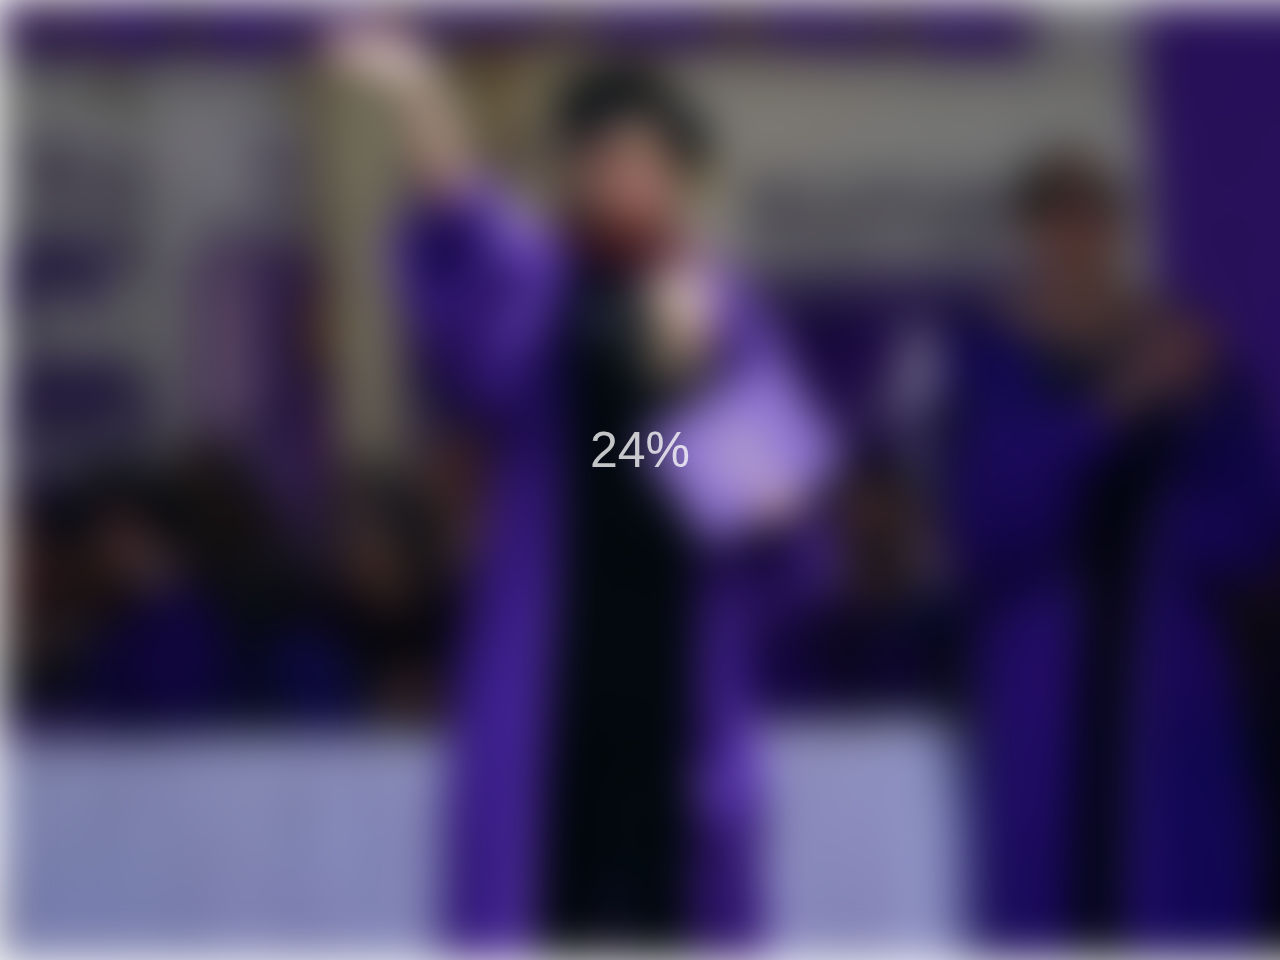
<file: blurry-image-loading/index.html>
<!DOCTYPE html>
<html lang="en">
<head>
    <meta charset="UTF-8">
    <meta http-equiv="X-UA-Compatible" content="IE=edge">
    <meta name="viewport" content="width=device-width, initial-scale=1.0">
    <title>Blurry Image Loading</title>
    <link rel="stylesheet" href="style.css"/>
</head>
<body>
    <section class="bg"></section>
    <div class="text">%0</div>
    <script src="script.js"></script>
</body>
</html>
</file>
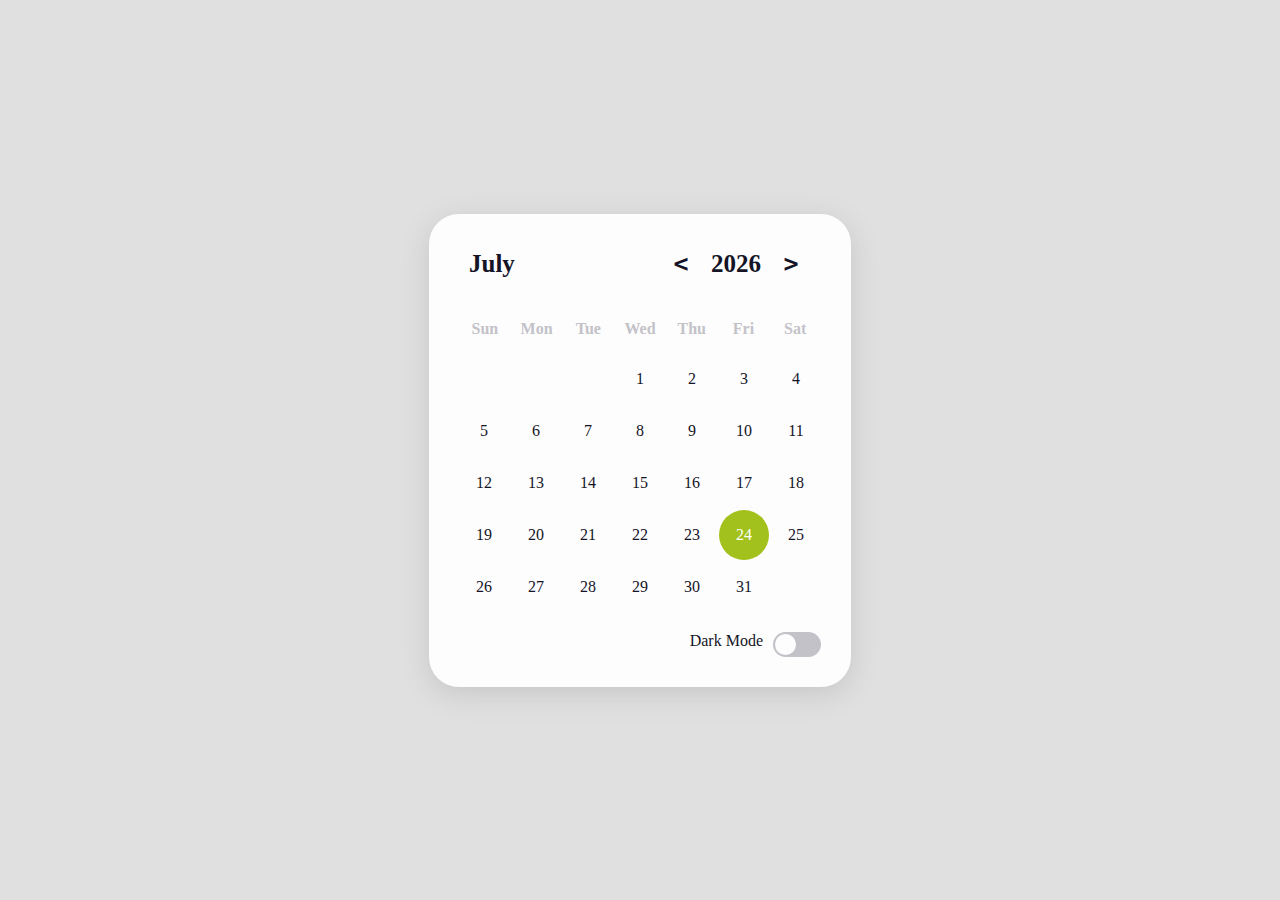
<file: calendar/index.html>
<!DOCTYPE html>
<html lang="en">
<head>
    <meta charset="UTF-8">
    <meta http-equiv="X-UA-Compatible" content="IE=edge">
    <meta name="viewport" content="width=device-width, initial-scale=1.0">
    <title>Calendar</title>
    <link rel="stylesheet" href="style.css"/>
</head>
<body class="light">
    <div class="calendar">
        <div class="calendar-header">
            <span class="month-picker" id="month-picker">
                February
            </span>
            <div class="year-picker">
                <span class="year-change" id="prev-year">
                    <pre><</pre>
                </span>
                <span id="year">2022</span>
                <span class="year-change" id="next-year">
                    <pre>></pre>
                </span>
            </div>
        </div>

        <div class="calendar-body">
            <div class="calendar-week-day">
                <div>Sun</div>
                <div>Mon</div>
                <div>Tue</div>
                <div>Wed</div>
                <div>Thu</div>
                <div>Fri</div>
                <div>Sat</div>
            </div>
            <div class="calendar-days"></div>
        </div>

        <div class="calendar-footer">
            <div class="toggle">
                <span>Dark Mode</span>
                <div class="dark-mode-switch">
                    <div class="dark-mode-switch-ident"></div>
                </div>
            </div>
        </div>
        <div class="month-list"></div>
    </div>
    
    <script src="script.js"></script>
</body>
</html>
</file>
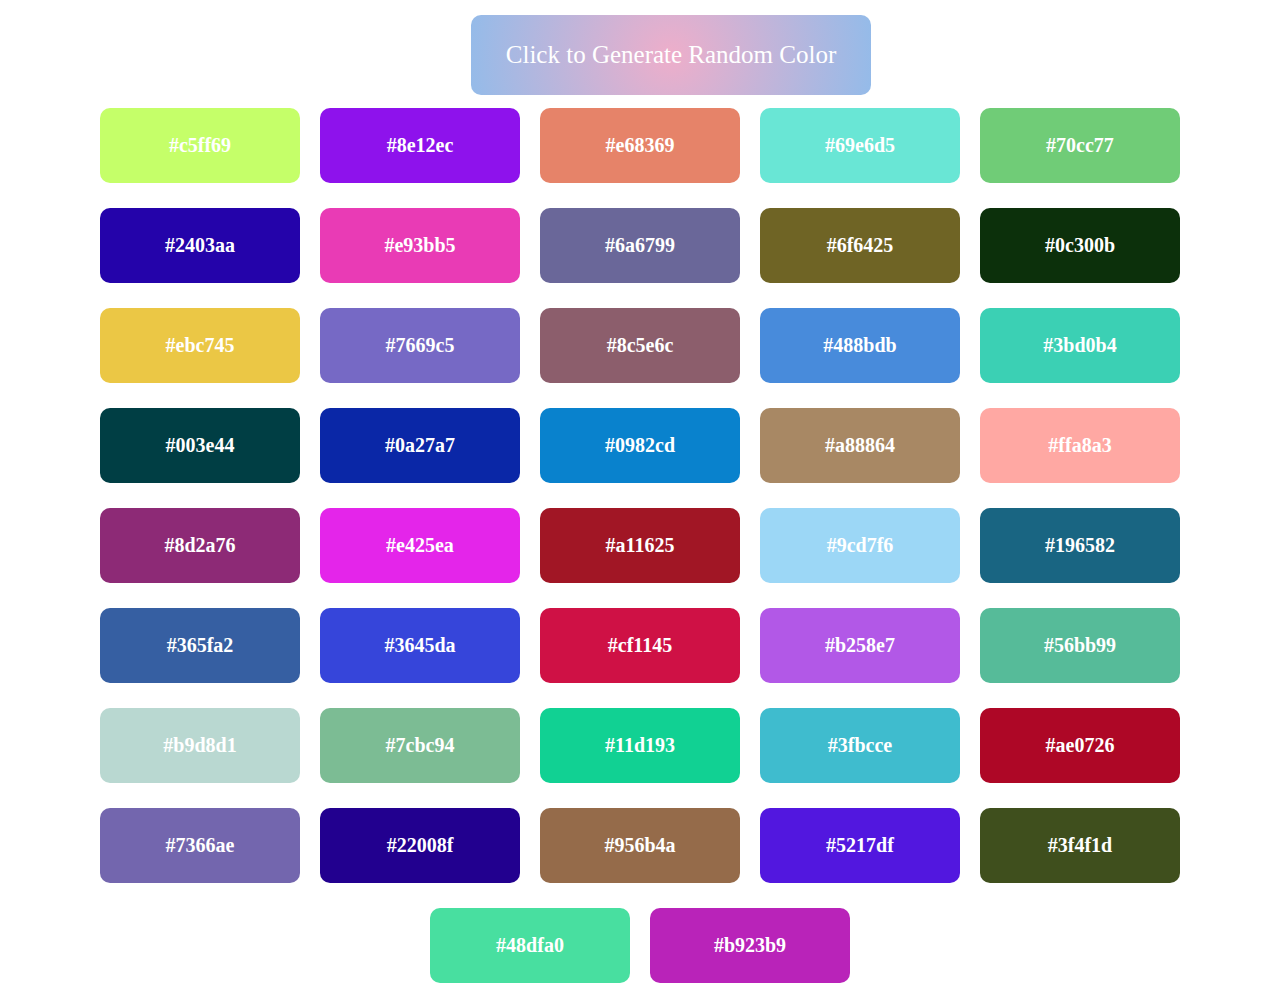
<file: random-color-generator/index.html>
<!DOCTYPE html>
<html lang="en">
<head>
    <meta charset="UTF-8">
    <meta http-equiv="X-UA-Compatible" content="IE=edge">
    <meta name="viewport" content="width=device-width, initial-scale=1.0">
    <title>Random Color Generator</title>
    <link rel="stylesheet" href="style.css"/>
</head>
<body>
    
    <button class="button">Click to Generate Random Color</button>
    <section class="container"></section>

    <script src="script.js"></script>
</body>
</html>
</file>
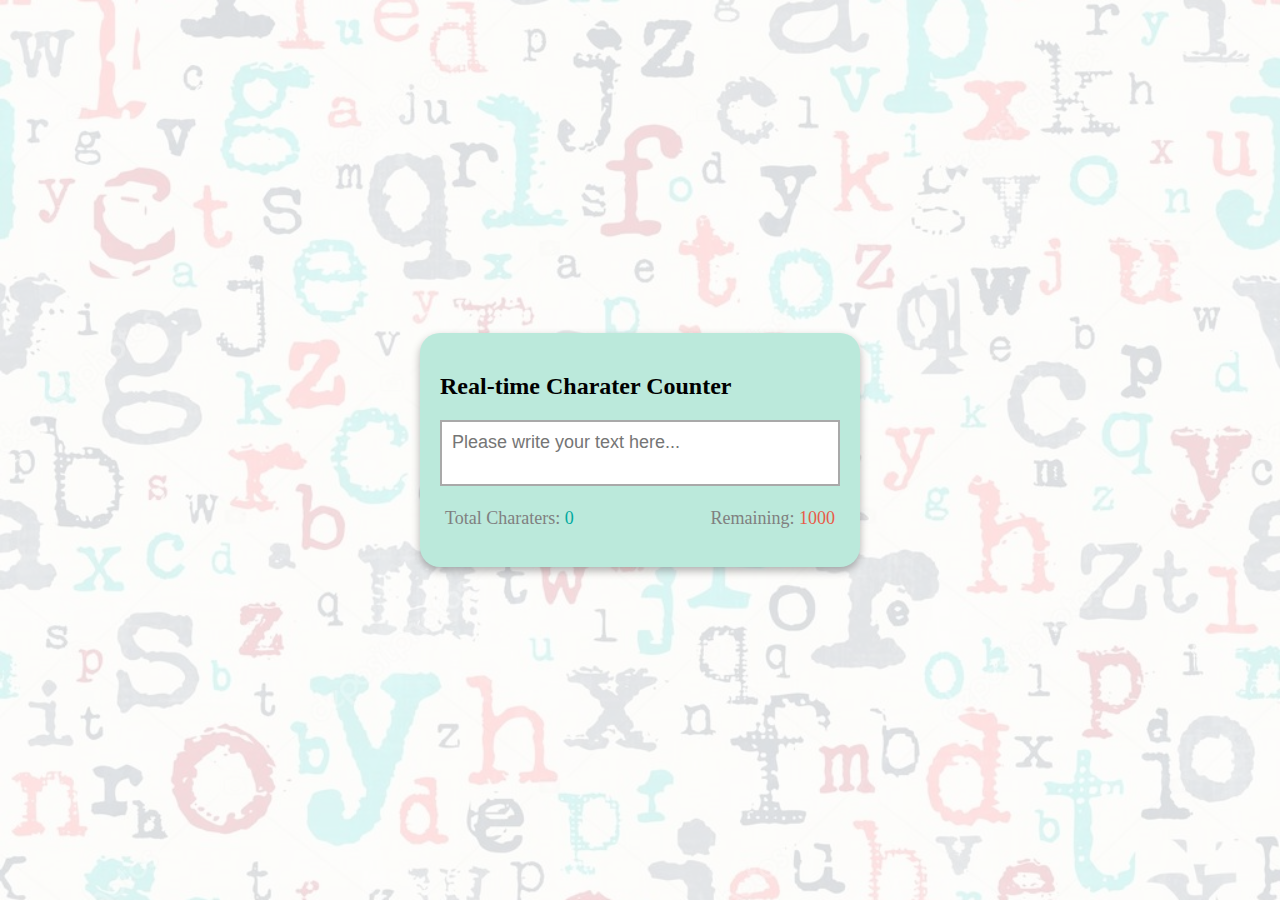
<file: real-time-character-counter/index.html>
<!DOCTYPE html>
<html lang="en">
  <head>
    <meta charset="UTF-8" />
    <meta http-equiv="X-UA-Compatible" content="IE=edge" />
    <meta name="viewport" content="width=device-width, initial-scale=1.0" />
    <title>Real-time Charater Counter</title>
    <link rel="stylesheet" href="style.css" />
  </head>
  <body>
    <div class="container">
      <h2>Real-time Charater Counter</h2>
      <textarea
        id="textarea"
        class="textarea"
        placeholder="Please write your text here..."
        maxlength="1000"
      ></textarea>
      <div class="counter-container">
        <p>
          Total Charaters:
          <span class="total-counter" id="total-counter"></span>
        </p>
        <p>
          Remaining:
          <span class="remaining-counter" id="remaining-counter"></span>
        </p>
      </div>
    </div>
    <script src="index.js"></script>
  </body>
</html>
</file>
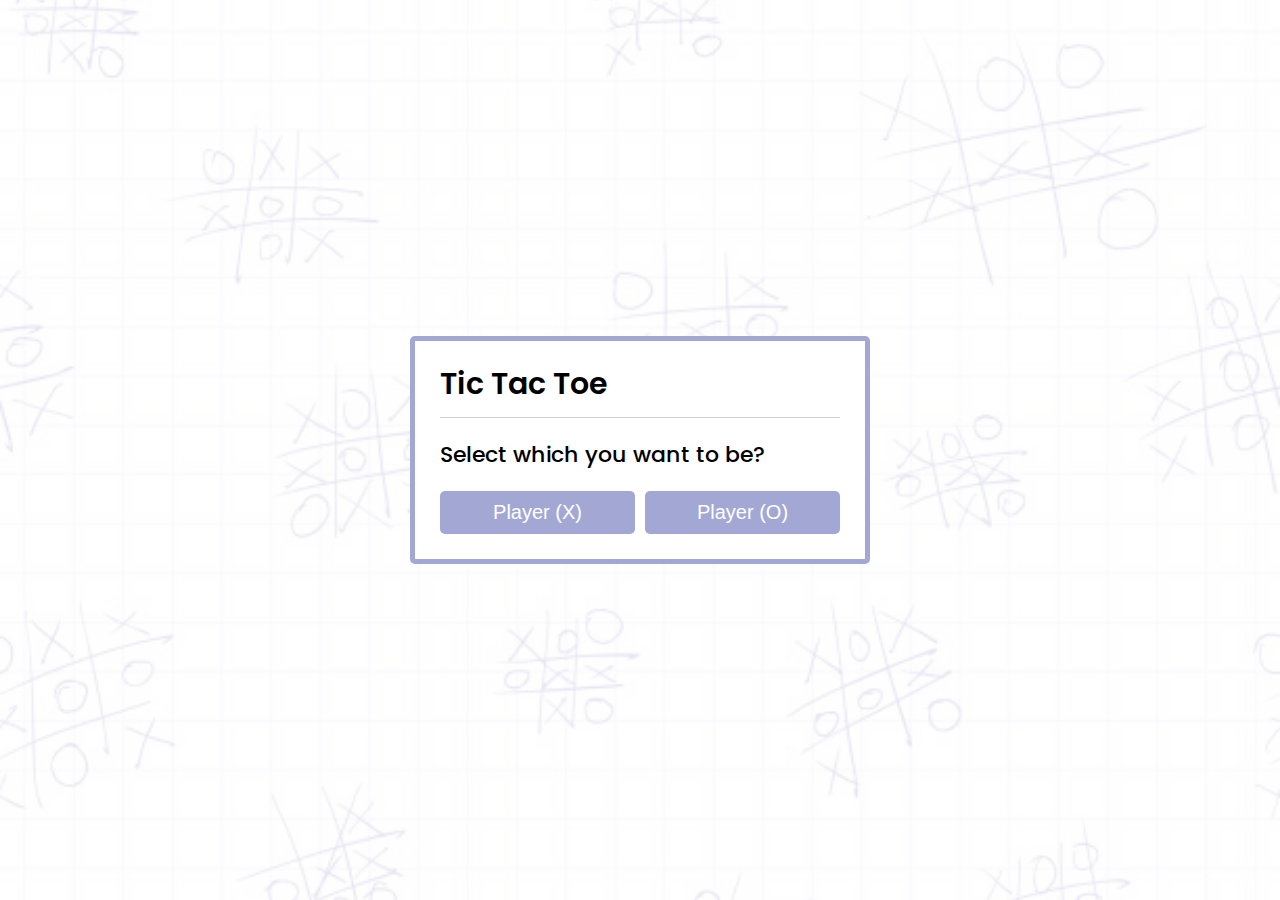
<file: tic-tac-toe-game/index.html>
<!DOCTYPE html>
<html lang="en">
<head>
    <meta charset="UTF-8">
    <title>Tic Tac Toe Game</title>
    <link rel="stylesheet" href="style.css">
    <link rel="stylesheet" href="https://cdnjs.cloudflare.com/ajax/libs/font-awesome/5.15.3/css/all.min.css"/>
</head>
<body>
  <div class="select-box">
    <header>Tic Tac Toe</header>
    <div class="content">
      <div class="title">Select which you want to be?</div>
      <div class="options">
        <button class="playerX">Player (X)</button>
        <button class="playerO">Player (O)</button>
      </div>
    </div>
  </div> 

  <div class="play-board">
    <div class="details">
      <div class="players">
        <span class="Xturn">X's Turn</span>
        <span class="Oturn">O's Turn</span>
        <div class="slider"></div>
      </div>
    </div>
    <div class="play-area">
      <section>
        <span class="box1"></span>
        <span class="box2"></span>
        <span class="box3"></span>
      </section>
      <section>
        <span class="box4"></span>
        <span class="box5"></span>
        <span class="box6"></span>
      </section>
      <section>
        <span class="box7"></span>
        <span class="box8"></span>
        <span class="box9"></span>
      </section>
    </div>
  </div>

  <div class="result-box">
    <div class="won-text"></div>
    <div class="btn"><button>Replay</button></div>
  </div>
  <script src="script.js"></script>
</body>
</html>
</file>
<file: blurry-image-loading/style.css>
*{
    box-sizing: border-box;
}

body{
    font-family: 'Roboto', sans-serif;
    display: flex;
    justify-content: center;
    align-items: center;
    height: 100vh;
    overflow: hidden;
    margin: 0;
}

.bg{
    background: url(img/img1.jpg) no-repeat center center/cover;
    position: absolute;
    top: 0;
    left: 0;
    width: calc(100vw + 60px);
    height: calc(100vh + 60px);
    z-index: -1;
    filter: blur(0px);
}

.text{
    font-size: 50px;
    color: white;
}
</file>
<file: calendar/style.css>
:root{
    --dark-body: #2c5d63;
    --dark-main: #283739;
    --dark-second: #c3c2c8;
    --dark-hover: #071c21;
    --dark-text: #f8fbff;

    --light-body: #e0e0e0;
    --light-main: #fdfdfd;
    --light-second: #c3c2c8;
    --light-hover: #edf0f5;
    --light-text: #151426;

    --green: #a2c11c;
    --white: #fff;

    --shadow: rgba(100, 100, 111, 0.2) 0px 7px 29px 0px;

    --font-family: cursive;
}

.dark{
    --bg-body: var(--dark-body);
    --bg-main: var(--dark-main);
    --bg-second: var(--dark-second);
    --color-hover: var(--dark-hover);
    --color-text: var(--dark-text);
}

.light{
    --bg-body: var(--light-body);
    --bg-main: var(--light-main);
    --bg-second: var(--light-second);
    --color-hover: var(--light-hover);
    --color-text: var(--light-text);
}

*{
    margin: 0;
    padding: 0;
    box-sizing: border-box;
}

html, body{
    height: 100vh;
    display: grid;
    place-items: center;
    font-family: var(--font-family);
    background-color: var(--bg-body);
}

.calendar{
    height: max-content;
    width: max-content;
    background-color: var(--bg-main);
    border-radius: 30px;
    padding: 20px;
    position: relative;
    overflow: hidden;
    /* transform: scale(1.25); */
}

.light .calendar{
    box-shadow: var(--shadow);
}

.calendar-header{
    display: flex;
    justify-content: space-between;
    align-items: center;
    font-size: 25px;
    font-weight: 600;
    color: var(--color-text);
    padding: 10px;
}

.calendar-body{
    padding: 10px;
}

.calendar-week-day{
    display: grid;
    grid-template-columns: repeat(7, 1fr);
    font-weight: 600;
    height: 50px;
}

.calendar-week-day div{
    display: grid;
    place-items: center;
    color: var(--bg-second);
}

.calendar-days{
    display: grid;
    grid-template-columns: repeat(7, 1fr);
    gap: 2px;
    color: var(--color-text);
}

.calendar-days div{
    width: 50px;
    height: 50px;
    display: flex;
    align-items: center;
    justify-content: center;
    padding: 5px;
    position: relative;
    cursor: pointer;
    animation: to-top 1s forwards;
    /* border-radius: 50%; */
}

.calendar-days div span{
    position: absolute;
}

.calendar-days div:hover span{
    transition: width 0.2s ease-in-out, height 0.2s ease-in-out;
}

.calendar-days div span:nth-child(1),
.calendar-days div span:nth-child(3){
    width: 2px;
    height: 0;
    background-color: var(--color-text);
}

.calendar-days div:hover span:nth-child(1),
.calendar-days div:hover span:nth-child(3){
    height: 100%;
}

.calendar-days div span:nth-child(1){
    bottom: 0;
    left: 0;
}

.calendar-days div span:nth-child(3){
    top: 0;
    right: 0;
}

.calendar-days div span:nth-child(2),
.calendar-days div span:nth-child(4) {
    width: 0;
    height: 2px;
    background-color: var(--color-txt);
}

.calendar-days div:hover span:nth-child(2),
.calendar-days div:hover span:nth-child(4) {
    width: 100%;
}

.calendar-days div span:nth-child(2) {
    top: 0;
    left: 0;
}

.calendar-days div span:nth-child(4) {
    bottom: 0;
    right: 0;
}

.calendar-days div:hover span:nth-child(2) {
    transition-delay: 0.2s;
}

.calendar-days div:hover span:nth-child(3) {
    transition-delay: 0.4s;
}

.calendar-days div:hover span:nth-child(4) {
    transition-delay: 0.6s;
}

.calendar-days div.curr-date,
.calendar-days div.curr-date:hover {
    background-color: var(--green);
    color: var(--white);
    border-radius: 50%;
}

.calendar-days div.curr-date span {
    display: none;
}

.month-picker{
    padding: 5px 10px;
    border-radius: 10px;
    cursor: pointer;
}

.month-picker:hover{
    background-color: var(--color-hover);
}

.year-picker{
    display: flex;
    align-items: center;
}

.year-change{
    height: 40px;
    width: 40px;
    border-radius: 50%;
    display: grid;
    place-items: center;
    margin: 0 10px;
    cursor: pointer;
}

.year-change:hover{
    background-color: var(--color-hover);
}

.calendar-footer{
    padding: 10px;
    display: flex;
    justify-content: flex-end;
    align-items: center;
}

.toggle{
    display: flex;
}

.toggle span{
    margin-right: 10px;
    color: var(--color-text);
}

.dark-mode-switch {
    position: relative;
    width: 48px;
    height: 25px;
    border-radius: 14px;
    background-color: var(--bg-second);
    cursor: pointer;
}

.dark-mode-switch-ident{
    width: 21px;
    height: 21px;
    border-radius: 50%;
    background-color: var(--bg-main);
    position: absolute;
    top: 2px;
    left: 2px;
    transition: left 0.2s ease-in-out;
}

.dark .dark-mode-switch .dark-mode-switch-ident{
    top: 2px;
    left: calc(2px + 50%);
}

.month-list {
    position: absolute;
    width: 100%;
    height: 100%;
    top: 0;
    left: 0;
    background-color: var(--bg-main);
    padding: 20px;
    grid-template-columns: repeat(3, auto);
    gap: 5px;
    display: grid;
    transform: scale(1.5);
    visibility: hidden;
    pointer-events: none;
}

.month-list.show {
    transform: scale(1);
    visibility: visible;
    pointer-events: visible;
    transition: all 0.2s ease-in-out;
}

.month-list > div {
    display: grid;
    place-items: center;
}

.month-list > div > div {
    width: 100%;
    padding: 5px 20px;
    border-radius: 10px;
    text-align: center;
    cursor: pointer;
    color: var(--color-txt);
}

.month-list > div > div:hover {
    background-color: var(--color-hover);
}

@keyframes to-top {
    0% {
        transform: translateY(100%);
        opacity: 0;
    }
    100% {
        transform: translateY(0);
        opacity: 1;
    }
}
</file>
<file: random-color-generator/style.css>
*{
    margin: 0;
    padding: 0;
    height: 100vh;
}

.button{
    font-size: 10px;
    color: #fff;
    background: radial-gradient(circle, rgba(238,174,202,1) 0%, rgba(148,187,233,1) 100%);
    border-radius: 10px;
    width: 400px;
    height: 80px;
    margin-top: 15px;
    margin-left: 36.8%;
    font-size: 25px;
    text-align: center;
    border: none;
    font-family: cursive;
}

.button:active{
    transform: scale(0.98);
}

.container{
    width: 100%;
    display: flex;
    justify-content: center;
    align-items: center;
    flex-wrap: wrap;
}

.box{
    width: 200px;
    height: 75px;
    display: flex;
    justify-content: center;
    align-items: center;
    z-index: 999;
    color: #fff;
    font-size: 20px;
    border-radius: 10px;
    font-weight: bold;
    margin: 10px;
}
</file>
<file: real-time-character-counter/style.css>
body{
    padding: 0;
    margin: 0;
    height: 100vh;
    font-family: cursive;
    display: flex;
    justify-content: center;
    align-items: center;
}

body::before{
    content: "";
    position: absolute;
    height: 100%;
    width: 100%;
    top: 0;
    left: 0;
    background: rgba(255, 255, 255, 0.8) url(img/bg-img1.jpg) no-repeat center center fixed;
    background-size: cover;
    opacity: 0.2;
    z-index: -1;
}

.container{
    background-color: #bbe9db;
    border-radius: 20px;
    width: 400px;
    padding: 20px; 
    margin: 5px;
    box-shadow: 0 4px 8px rgba(0, 0, 0, .3);
}

.textarea{
    resize: none;
    width: 100%;
    height: 100%px;
    font-size: 18px;
    font-family: sans-serif;
    padding: 10px;
    box-sizing: border-box;
    border: solid 2px darkgrey;
}

.counter-container{
    display: flex;
    justify-content: space-between;
    padding: 0 5px;
}

.counter-container p{
    font-size: 18px;
    color: grey;
}

.total-counter{
    color: #00aaa0;
}

.remaining-counter{
    color: #e85b48;
}
</file>
<file: tic-tac-toe-game/style.css>
@import url('https://fonts.googleapis.com/css2?family=Poppins:wght@200;300;400;500;600;700&display=swap');
body{
  margin: 0;
  padding: 0;
  box-sizing: border-box;
  font-family: 'Poppins', sans-serif;
}

body::before{
    content: "";
    position: absolute;
    height: 100%;
    width: 100%;
    top: 0;
    left: 0;
    background: rgba(255, 255, 255, 0.8) url(img/bg-img.jpg) no-repeat center center fixed;
    background-size: cover;
    opacity: 0.1;
    z-index: -1;
}

::selection{
  color: #fff;
  background:#a2a8d3;
}
.select-box, .play-board, .result-box{
  position: absolute;
  top: 50%;
  left: 50%;
  transform: translate(-50%, -50%);
  transition: all 0.3s ease;
  border: 5px solid #a2a8d3;
}
.select-box{
  background: #fff;
  padding: 20px 25px 25px;
  border-radius: 5px;
  max-width: 400px;
  width: 100%;
}
.select-box.hide{
  opacity: 0;
  pointer-events: none;
}
.select-box header{
  font-size: 30px;
  font-weight: 600;
  padding-bottom: 10px;
  border-bottom: 1px solid lightgrey;
}
.select-box .title{
  font-size: 22px;
  font-weight: 500;
  margin: 20px 0;
}
.select-box .options{
  display: flex;
  width: 100%;
}
.options button{
  width: 100%;
  font-size: 20px;
  font-weight: 500;
  padding: 10px 0;
  border: none;
  background: #a2a8d3;
  border-radius: 5px;
  color: #fff;
  outline: none;
  cursor: pointer;
  transition: all 0.3s ease;
}
.options button:hover,
.btn button:hover{
  transform: scale(0.96);
}
.options button.playerX{
  margin-right: 5px;
}
.options button.playerO{
  margin-left: 5px;
}
.play-board{
  opacity: 0;
  pointer-events: none;
  transform: translate(-50%, -50%) scale(0.9);
}
.play-board.show{
  opacity: 1;
  pointer-events: auto;
  transform: translate(-50%, -50%) scale(1);
}
.play-board .details{
  padding: 7px;
  border-radius: 5px;
  background: #fff;
}
.play-board .players{
  width: 100%;
  display: flex;
  position: relative;
  justify-content: space-between;
}
.players span{
  position: relative;
  z-index: 2;
  color: #a2a8d3;
  font-size: 20px;
  font-weight: 500;
  padding: 10px 0;
  width: 100%;
  text-align: center;
  cursor: default;
  user-select: none;
  transition: all 0.3 ease;
}
.players.active span:first-child{
  color: #fff;
}
.players.active span:last-child{
  color: #a2a8d3;
}
.players span:first-child{
  color: #fff;
}
.players .slider{
  position: absolute;
  top: 0;
  left: 0;
  width: 50%;
  height: 100%;
  background: #a2a8d3;
  border-radius: 5px;
  transition: all 0.3s ease;
}
.players.active .slider{
  left: 50%;
}
.players.active span:first-child{
  color: #a2a8d3;
}
.players.active span:nth-child(2){
  color: #fff;
}
.players.active .slider{
  left: 50%;
}
.play-area{
  margin-top: 20px;
}
.play-area section{
  display: flex;
  margin-bottom: 1px;
}
.play-area section span{
  display: block;
  height: 90px;
  width: 90px;
  margin: 2px;
  color: #fff;
  font-size: 30px;
  line-height: 80px;
  text-align: center;
  border-radius: 5px;
  background: #a2a8d3;
}
.result-box{
  padding: 25px 20px;
  border-radius: 5px;
  max-width: 400px;
  width: 100%;
  opacity: 0;
  text-align: center;
  background: #fff;
  pointer-events: none;
  transform: translate(-50%, -50%) scale(0.9);
}
.result-box.show{
  opacity: 1;
  pointer-events: auto;
  transform: translate(-50%, -50%) scale(1);
}
.result-box .won-text{
  font-size: 30px;
  font-weight: 500;
  display: flex;
  justify-content: center;
}
.result-box .won-text p{
  font-weight: 600;
  margin: 0 5px;
}
.result-box .btn{
  width: 100%;
  margin-top: 25px;
  display: flex;
  justify-content: center;
}
.btn button{
  font-size: 18px;
  font-weight: 500;
  padding: 8px 20px;
  border: none;
  background: #a2a8d3;
  border-radius: 5px;
  color: #fff;
  outline: none;
  cursor: pointer;
  transition: all 0.3s ease;
}
</file>
